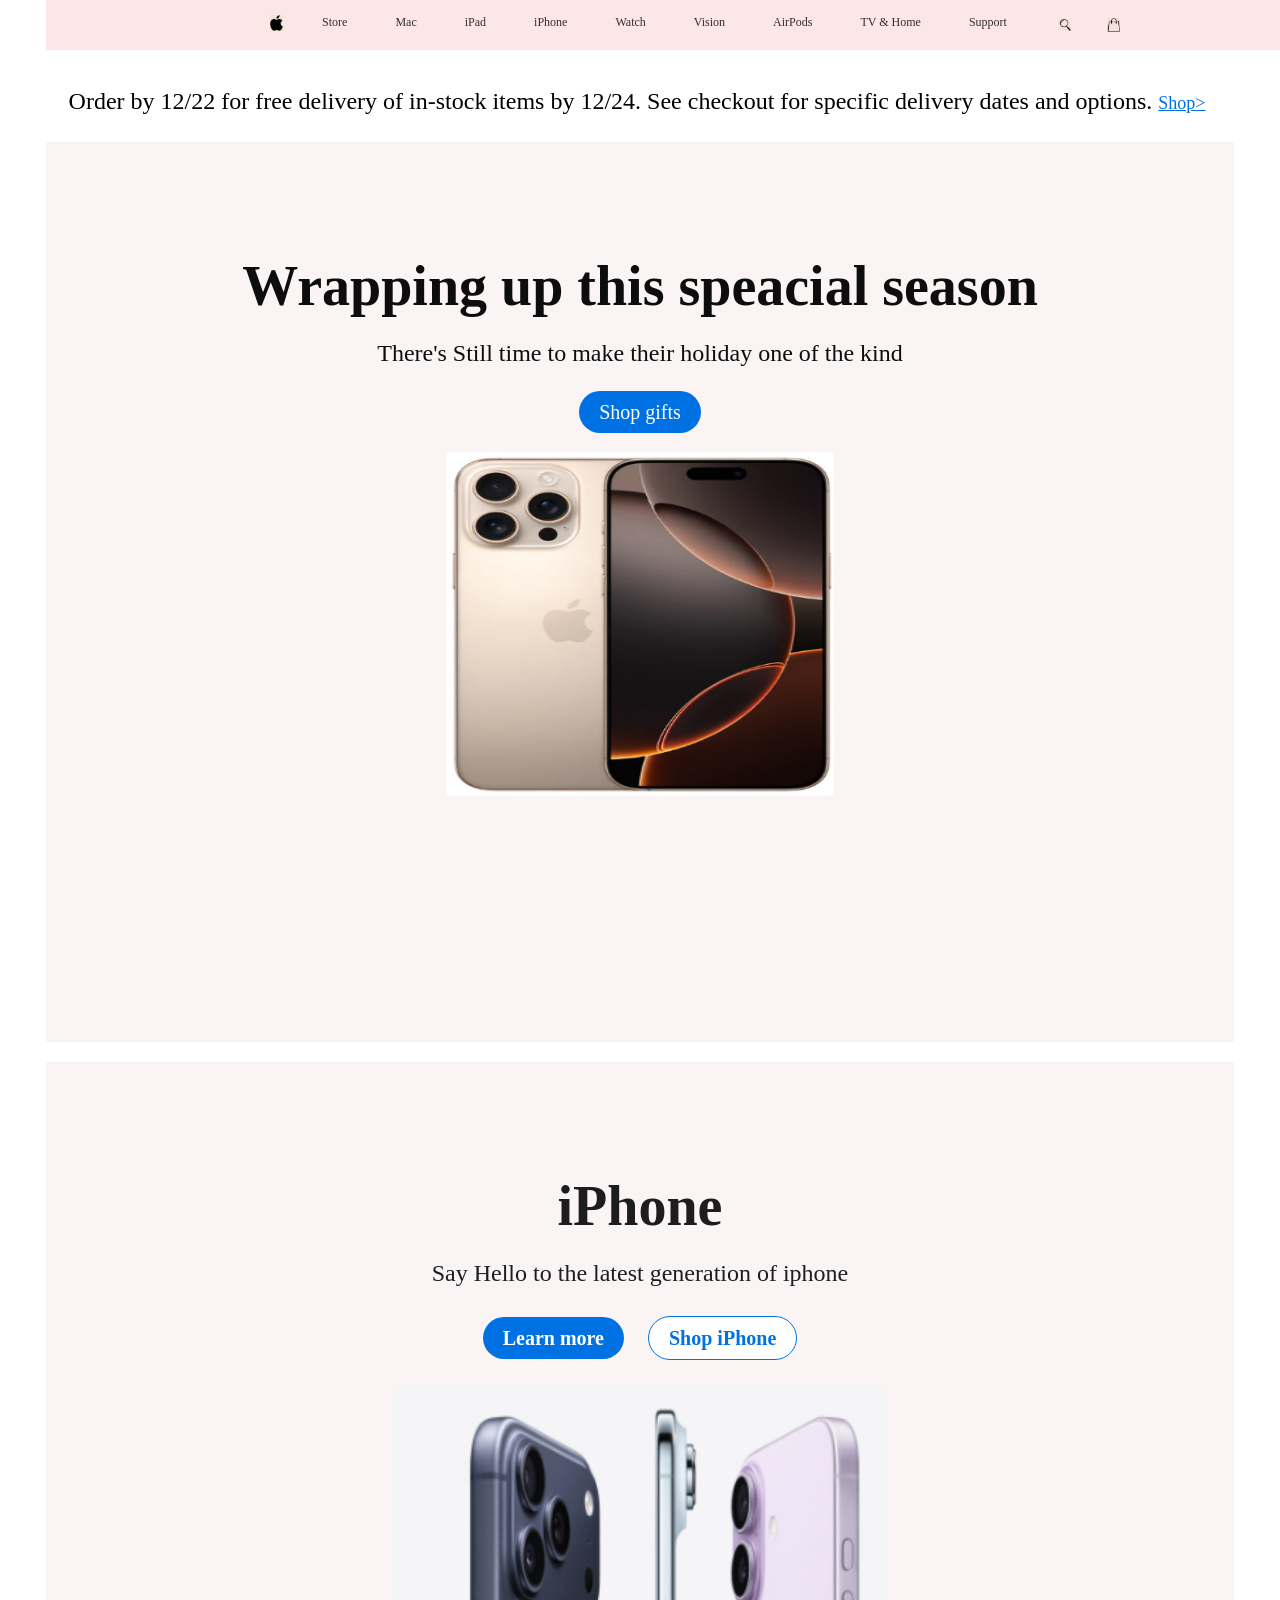
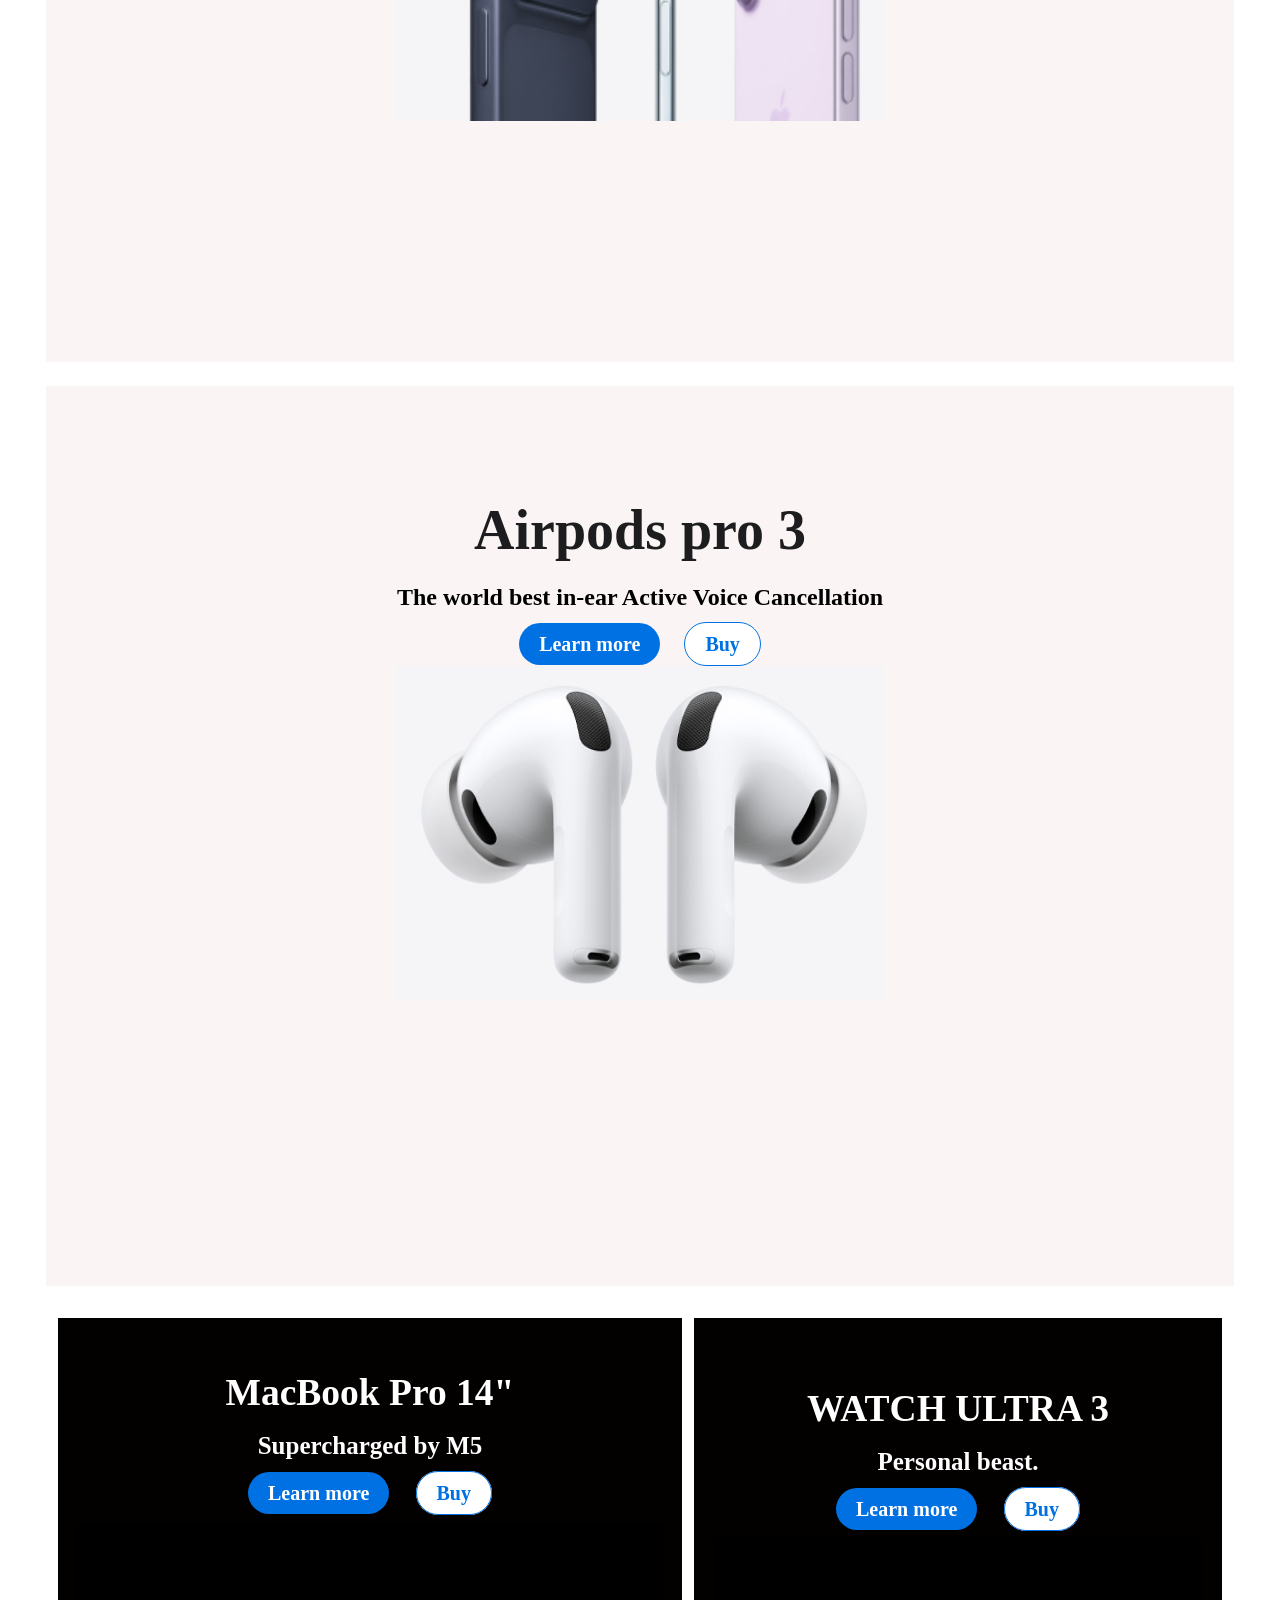
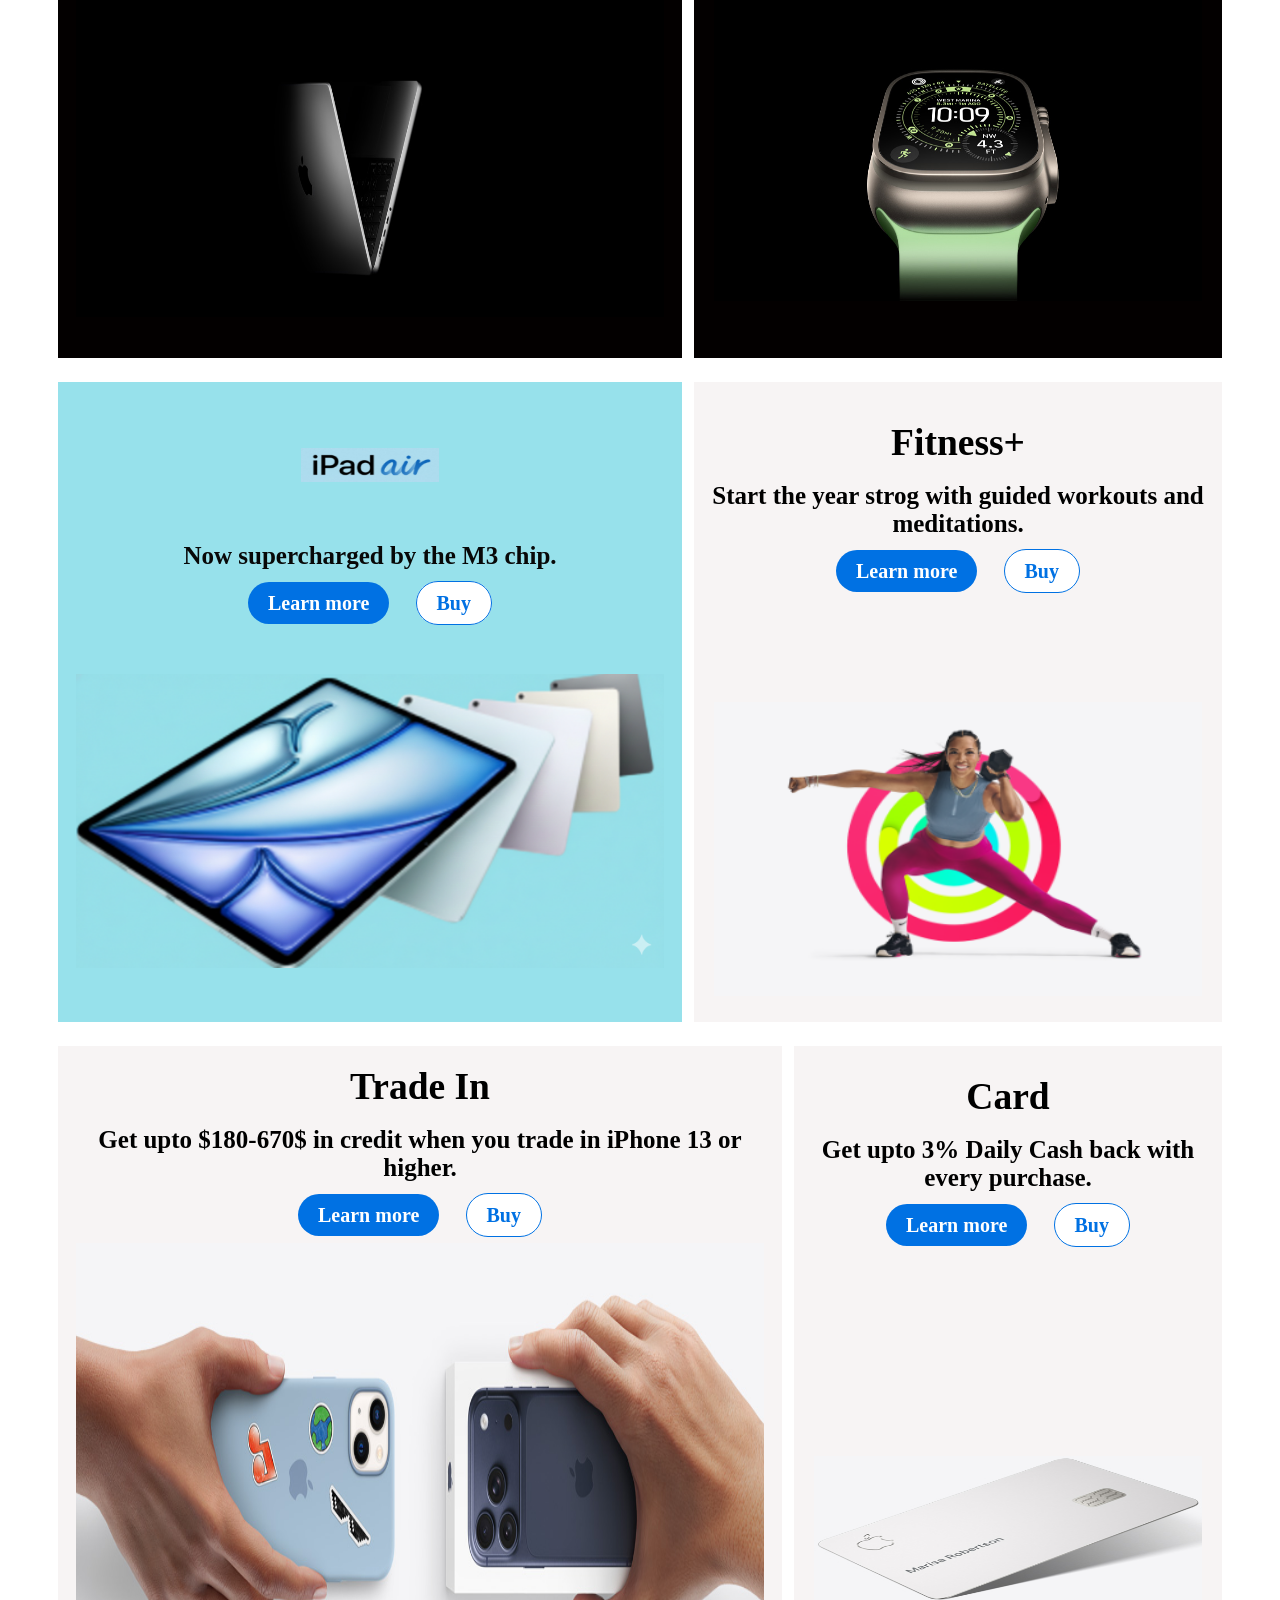
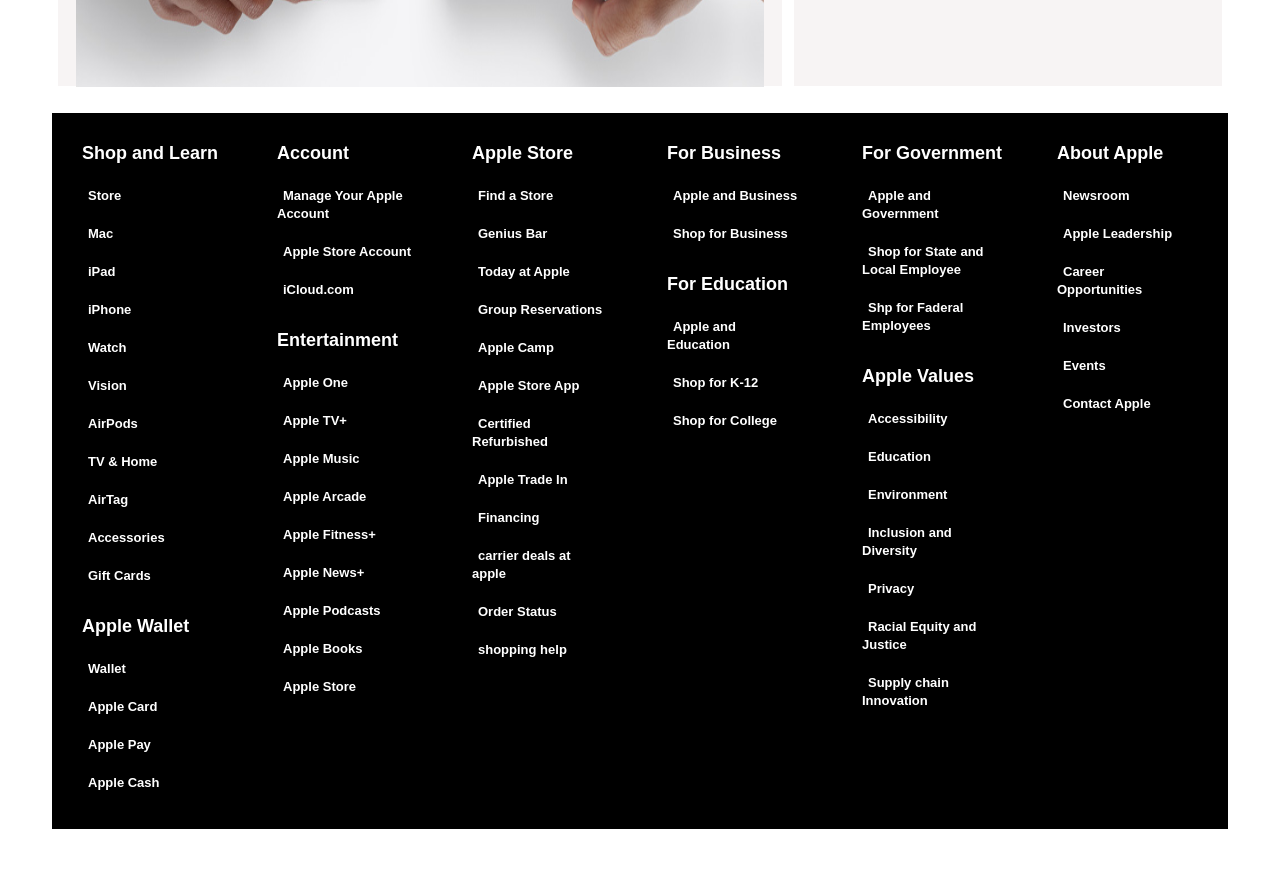
<file: index.html>
<!DOCTYPE html>
<html lang="en">
<head>
    <meta charset="UTF-8">
    <meta name="viewport" content="width=device-width, initial-scale=1.0">
    <title>Apple (Clone)</title>
    <link rel="stylesheet" href="style.css">
</head>
<body>

    <nav class="navbar">
        <ul>
                        <div class = "Apple-image">
               <a href="#" class="apple-logo"></a>
            <img src="./assets/apple logo 2.png " width="25px" >
        </div>
            <li><a href="#">Store</a></li>
            <li><a href="#">Mac</a></li>
            <li><a href="#">iPad</a></li>
            <li><a href="#">iPhone</a></li>
            <li><a href="#">Watch</a></li>
            <li><a href="#">Vision</a></li>
            <li><a href="#">AirPods</a></li>
            <li><a href="#">TV & Home</a></li>
            <li><a href="#">Support</a></li>
               <a href="#" class="search-icon"></a>
            <img src="./assets/search icon.png " width="25px" >

               <a href="#" class="icon"></a>
            <img src="./assets/bag.png" width="25px" >

        </ul>
    </nav>

        <section class="paragraph">
        <div class="content">
            <p class="subtitle">Order by 12/22 for free delivery of in-stock items by 12/24. See checkout for specific delivery dates and options.<a href="#" class="btn-b">Shop> </a></p>

            <!-- <div class="links">
                <a href="#" class="btn-blue">Shop> </a>
            </div> -->
        </div>
    </section>

    <section class="hero iphone-16-pro">
        <div class="content">
            <h1>Wrapping up this speacial season</h1>
            <p class="subtitle">There's Still time to make their holiday one of the kind</p>
            <!-- <img src="file:///C:/Users/LENOVO/Downloads/watch.jpg" alt="iPhone 15 Pro"> -->
        </div>
            <div class="links">
                <a href="#" class="btn-blue">Shop gifts</a>
            </div>
                    <div class = "iphone-16-pro-image">
            <img src="./assets/iphonebckground.png" width="100px" >
        </div>

        </div>
    </section>

    <section class="hero iphone-16">
        <div class="content">
            <h1 class="dark-text">iPhone</h1>
            <p class="subtitle dark-text">Say Hello to the latest generation of iphone </p>
                    </div><b>

            <div class="links">
                <a href="#" class="btn-blue">Learn more</a>
                <a href="#" class="btn-outline">Shop iPhone</a>
            </div>
                                <div class = "iphone-16-image">
            <img src="./assets/iphones.png" width="100px" >
        </div>

        </div>
    </section>

        <section class="hero iphone">
        <div class="content">
            <h1 class="dark-text">Airpods pro 3</h1>
            <p class="subtitle">The world best in-ear Active Voice Cancellation</p>
            <div class="links">

                <a href="#" class="btn-blue">Learn more</a>
                <a href="#" class="btn-outline">Buy</a>
            </div>
                                <div class = "airpods-image">
            <img src="./assets/airpod1.png" width="100px" >
        </div>

        </div>
    </section>


    <div class="grid-container">
        <div class="grid-item macbook">
            <h2>MacBook Pro 14"</h2>
            <p>Supercharged by M5</p>
            <div class="links">
                <a href="#" class="btn-blue">Learn more</a>
                <a href="#" class="btn-outline">Buy</a>
            </div>
                <div class = "MacBook-image">
            <img src="./assets/mac.jpg" width="100px" >
        </div>

        </div>

        <div class="grid-item Watch">
            <h2>WATCH ULTRA 3</h2>
            <p>Personal beast.</p>
            <div class="links">
                <a href="#" class="btn-blue">Learn more</a>
                <a href="#" class="btn-outline">Buy</a>
            </div>
                            <div class = "Watch-image">
            <img src="./assets/watch.jpg" width="100px" >
        </div>

        </div>
    </div>

    <div class="grid-container2">
        <div class="grid-item2 ipadAir">
            <div class = "iPad-logo-image">
            <img src="./assets/ipadAir.png" >
        </div>
            <p>Now supercharged by the M3 chip.</p>
            <div class="links">
                <a href="#" class="btn-blue">Learn more</a>
                <a href="#" class="btn-outline">Buy</a>
            </div>
            <div class = "iPadAir-image">
             <img src="./assets/iPad.png" width="100px" >
        </div>
        </div>


        <div class="grid-item3 fitness">
            <h2> Fitness+ </h2>
            <p>Start the year strog with guided workouts and meditations.</p>
            <div class="links">
                <a href="#" class="btn-blue">Learn more</a>
                <a href="#" class="btn-outline">Buy</a>
            </div>
                        <div class = "Fitness-image">
             <img src="./assets/fitness.png" width="100px" >
        </div>
        </div>
                </div>

    <div class="grid-container3">

        <div class="grid-item3 Trade in">
            <h2> Trade In </h2>
            <p>Get upto $180-670$ in credit when you trade in iPhone 13 or higher.</p>
            <div class="links">
                <a href="#" class="btn-blue">Learn more</a>
                <a href="#" class="btn-outline">Buy</a>
            </div>
             <div class = "Tradein-image">
             <img src="./assets/tradein.png" width="100px" >
        </div>

        </div>

        <div class="grid-item3 Card">
            <h2> Card </h2>
            <p>Get upto 3% Daily Cash back
             with every purchase.</p>
            <div class="links">
                <a href="#" class="btn-blue">Learn more</a>
                <a href="#" class="btn-outline">Buy</a>
            </div>
                <div class = "Card-image">
             <img src="./assets/card.png" width="100px" >
        </div>

        </div>
    </div>

</div>

<div class = footer>
<footer class="apple-footer">
  <div class="footer-container">
    
    <div class="footer-column">
      <h3>Shop and Learn</h3>
      <ul>
        <li><a href="#">Store</a></li>
        <li><a href="#">Mac</a></li>
        <li><a href="#">iPad</a></li>
        <li><a href="#">iPhone</a></li>
        <li><a href="#">Watch</a></li>
        <li><a href="#">Vision</a></li>
        <li><a href="#">AirPods</a></li>
        <li><a href="#">TV & Home </a></li>
        <li><a href="#">AirTag</a></li>
        <li><a href="#">Accessories</a></li>
        <li><a href="#">Gift Cards</a></li>
      </ul>
      <h3 class="extra-margin">Apple Wallet</h3>
      <ul>
        <li><a href="#">Wallet</a></li>
        <li><a href="#">Apple Card</a></li>
        <li><a href="#">Apple Pay</a></li>
        <li><a href="#">Apple Cash</a></li>
      </ul>
    </div>

    <div class="footer-column">
      <h3>Account</h3>
      <ul>
        <li><a href="#">Manage Your Apple Account</a></li>
        <li><a href="#">Apple Store Account</a></li>
        <li><a href="#">iCloud.com</a></li>
      </ul>
      <h3 class="extra-margin">Entertainment</h3>
      <ul>
        <li><a href="#">Apple One</a></li>
        <li><a href="#">Apple TV+</a></li>
        <li><a href="#">Apple Music</a></li>
        <li><a href="#">Apple Arcade</a></li>
        <li><a href="#">Apple Fitness+</a></li>
        <li><a href="#">Apple News+</a></li>
        <li><a href="#">Apple Podcasts</a></li>
        <li><a href="#">Apple Books</a></li>
        <li><a href="#">Apple Store</a></li>
      </ul>
    </div>

    <div class="footer-column">
      <h3>Apple Store</h3>
      <ul>
        <li><a href="#">Find a Store</a></li>
        <li><a href="#">Genius Bar</a></li>
        <li><a href="#">Today at Apple</a></li>
        <li><a href="#">Group Reservations</a></li>
        <li><a href="#">Apple Camp</a></li>
        <li><a href="#">Apple Store App</a></li>
        <li><a href="#">Certified Refurbished</a></li>
        <li><a href="#">Apple Trade In</a></li>
        <li><a href="#">Financing</a></li>
        <li><a href="#">carrier deals at apple</a></li>
        <li><a href="#">Order Status</a></li>
        <li><a href="#">shopping help</a></li>
      </ul>
    </div>

    <div class="footer-column">
      <h3>For Business</h3>
      <ul>
        <li><a href="#">Apple and Business</a></li>
        <li><a href="#">Shop for Business</a></li>
      </ul>
      <h3 class="extra-margin">For Education</h3>
      <ul>
        <li><a href="#">Apple and Education</a></li>
        <li><a href="#">Shop for K-12</a></li>
        <li><a href="#">Shop for College</a></li>

      </ul>
    </div>
    <div class="footer-column">
      <h3>For Government</h3>
      <ul>
        <li><a href="#">Apple and Government</a></li>
        <li><a href="#">Shop for State and Local Employee</a></li>
        <li><a href="#">Shp for Faderal Employees</a></li>
      </ul>
      <h3 class="extra-margin">Apple Values</h3>
      <ul>
        <li><a href="#">Accessibility</a></li>
        <li><a href="#">Education</a></li>
        <li><a href="#">Environment</a></li>
        <li><a href="#">Inclusion and Diversity</a></li>
        <li><a href="#">Privacy</a></li>
        <li><a href="#">Racial Equity and Justice</a></li>
        <li><a href="#">Supply chain Innovation</a></li>

      </ul>
    </div>

    <div class="footer-column">
      <h3>About Apple</h2>
      <ul>
        <li><a href="#">Newsroom</a></li>
        <li><a href="#">Apple Leadership</a></li>
        <li><a href="#">Career Opportunities</a></li>
        <li><a href="#">Investors</a></li>
        <li><a href="#">Events</a></li>
        <li><a href="#">Contact Apple</a></li>

      </ul>
    </div>

  </div>
</footer>
    </div>
    
</body>
</html>
</file>
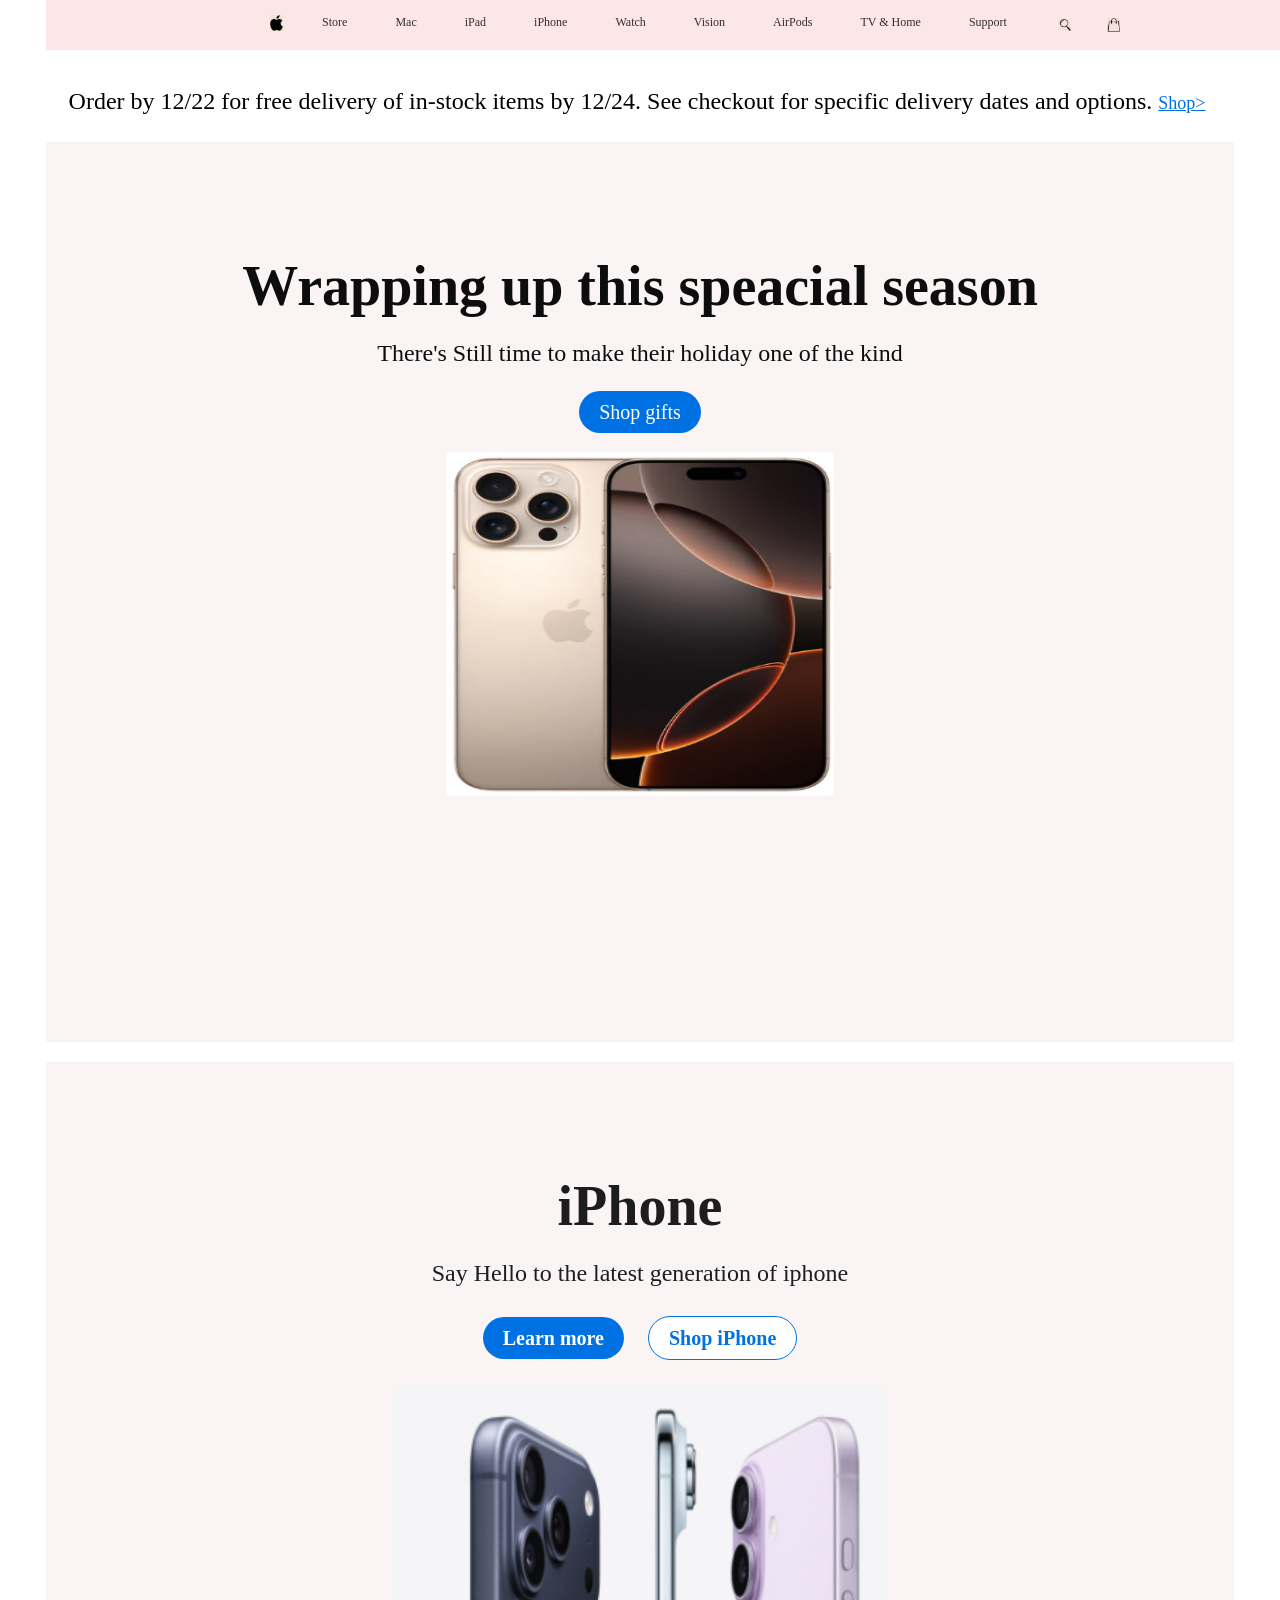
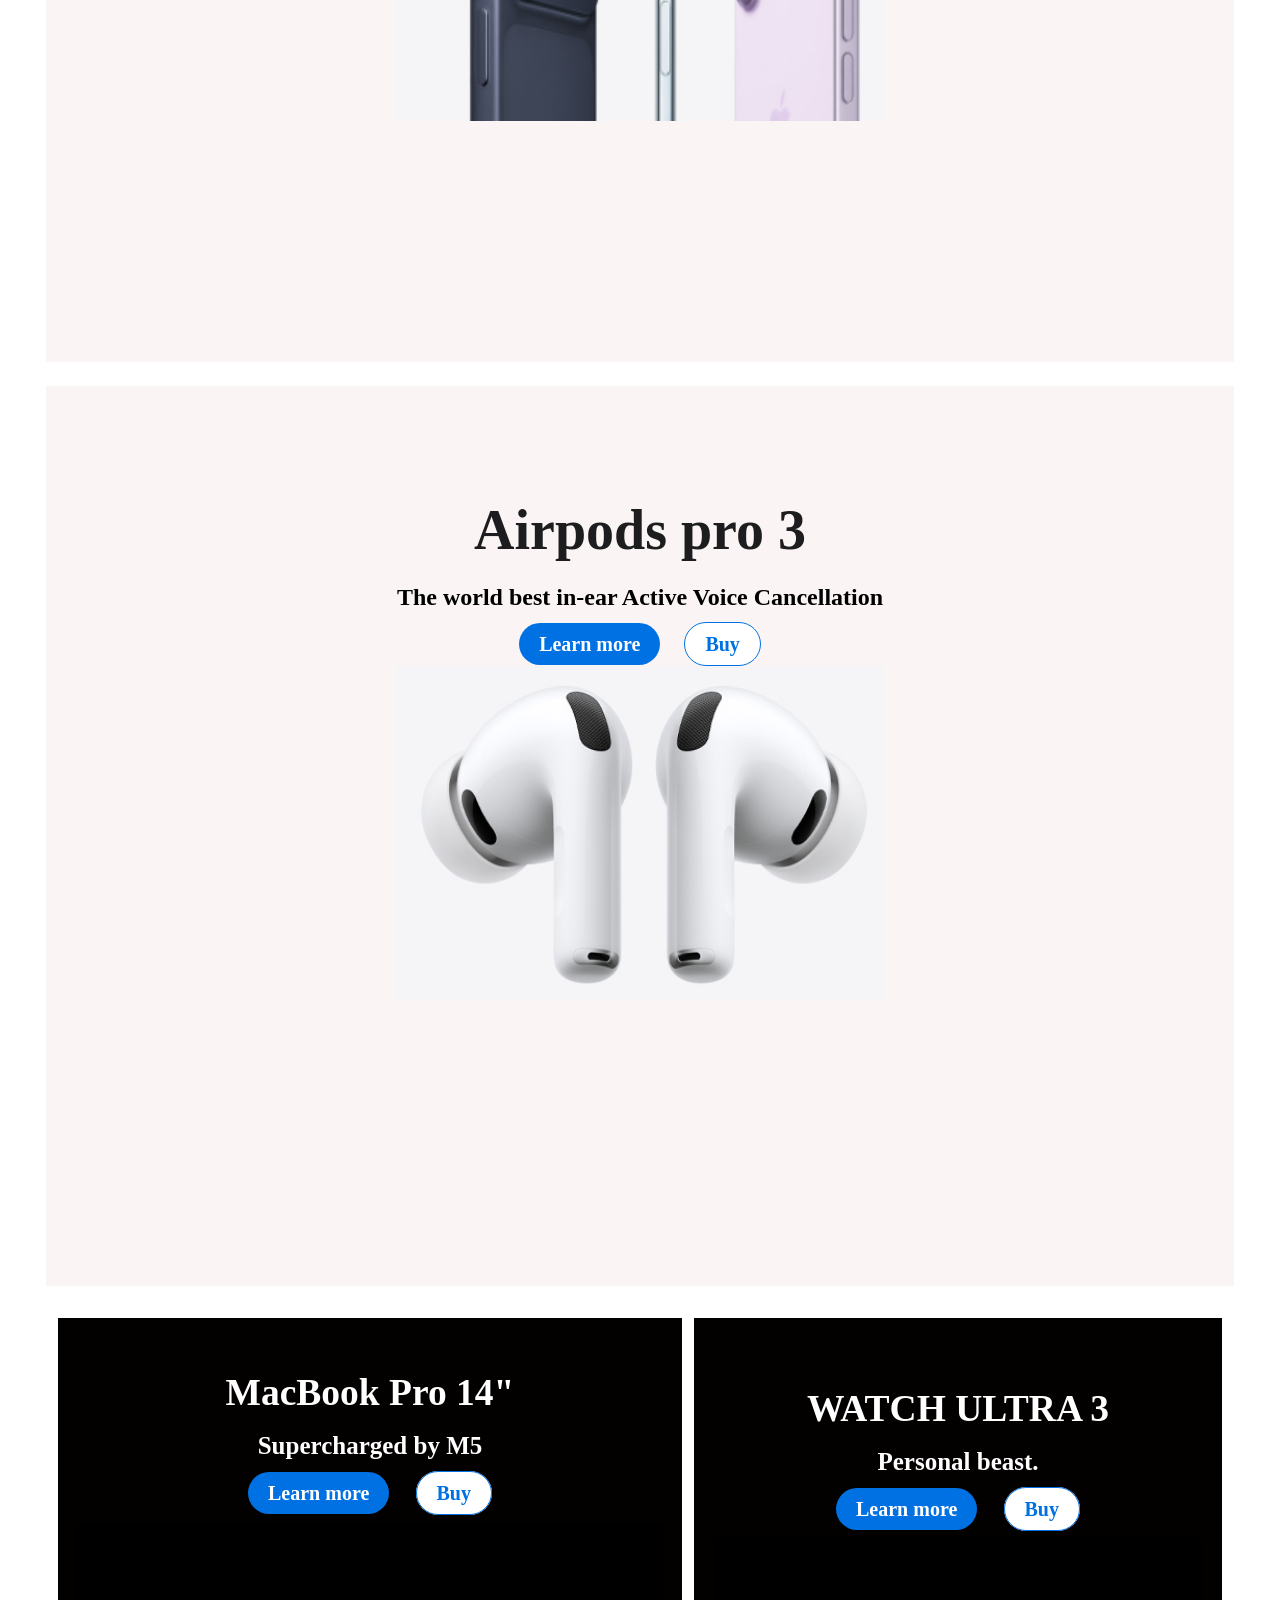
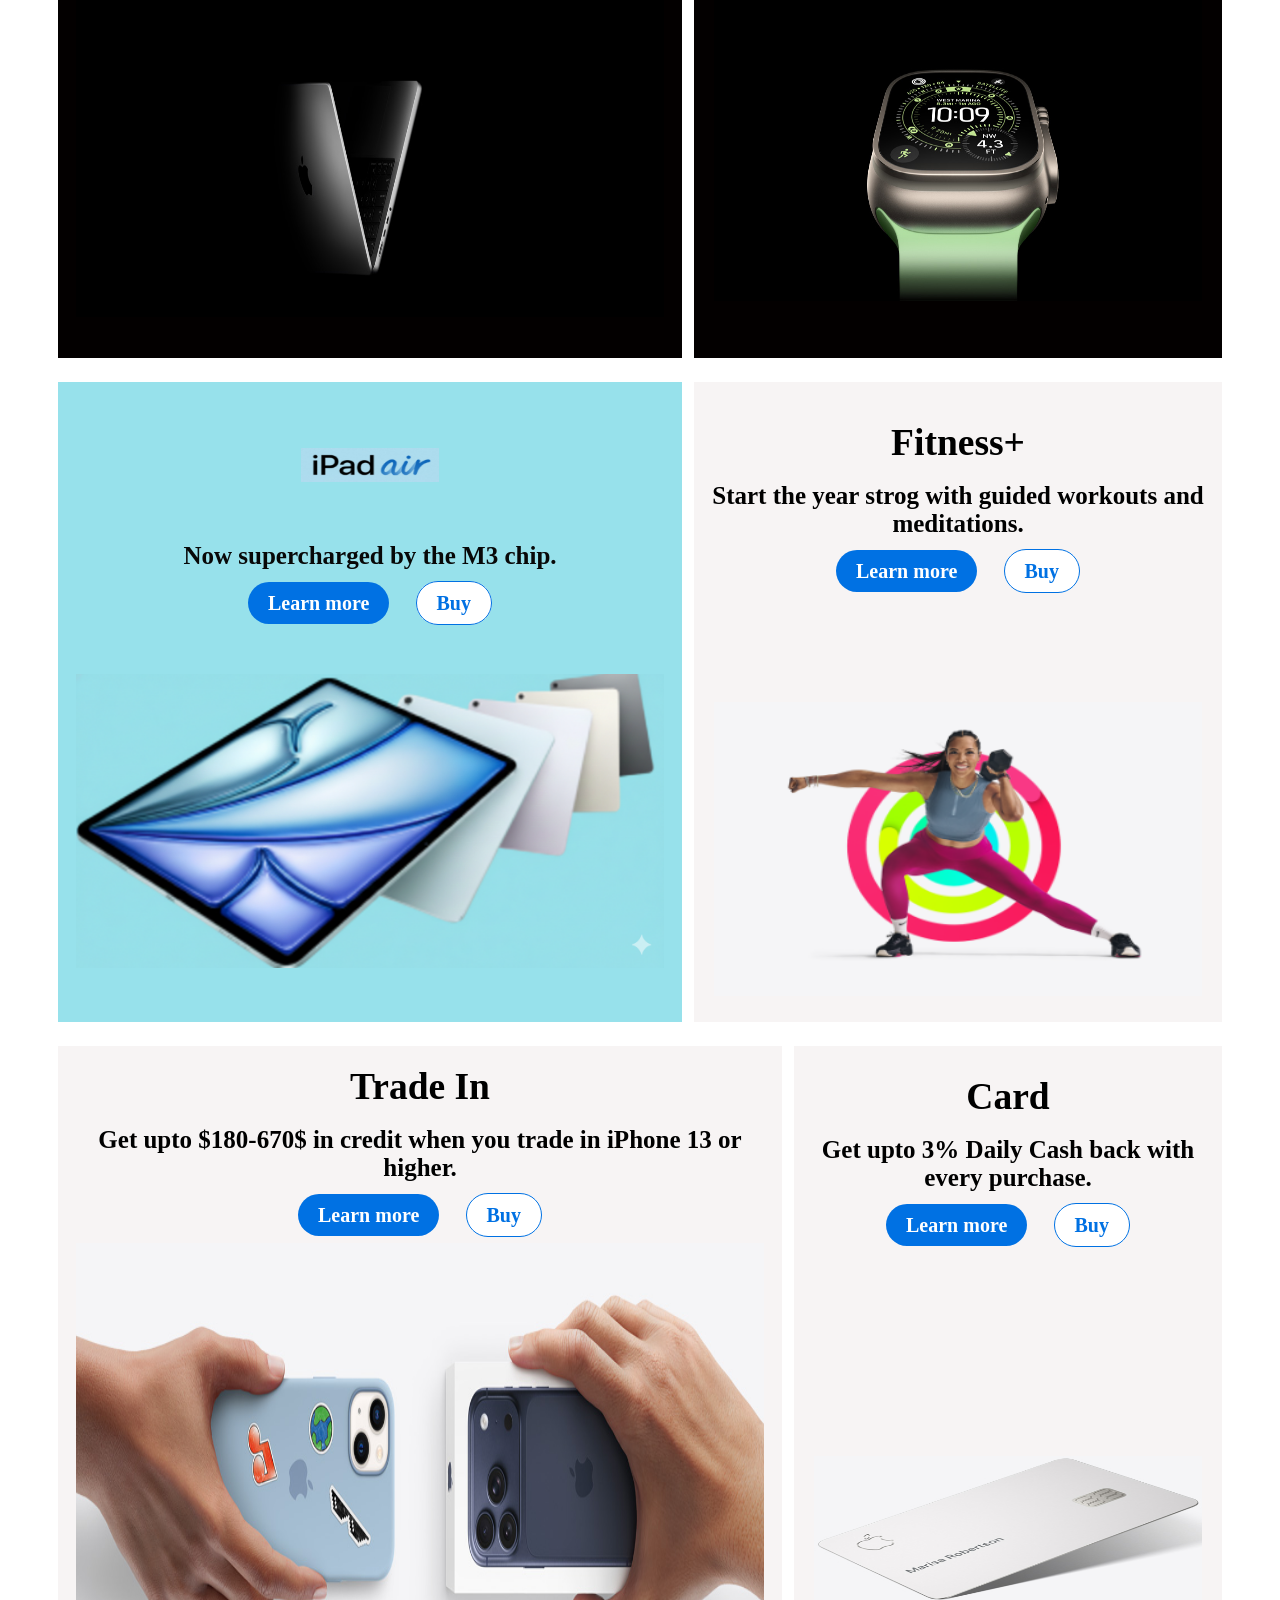
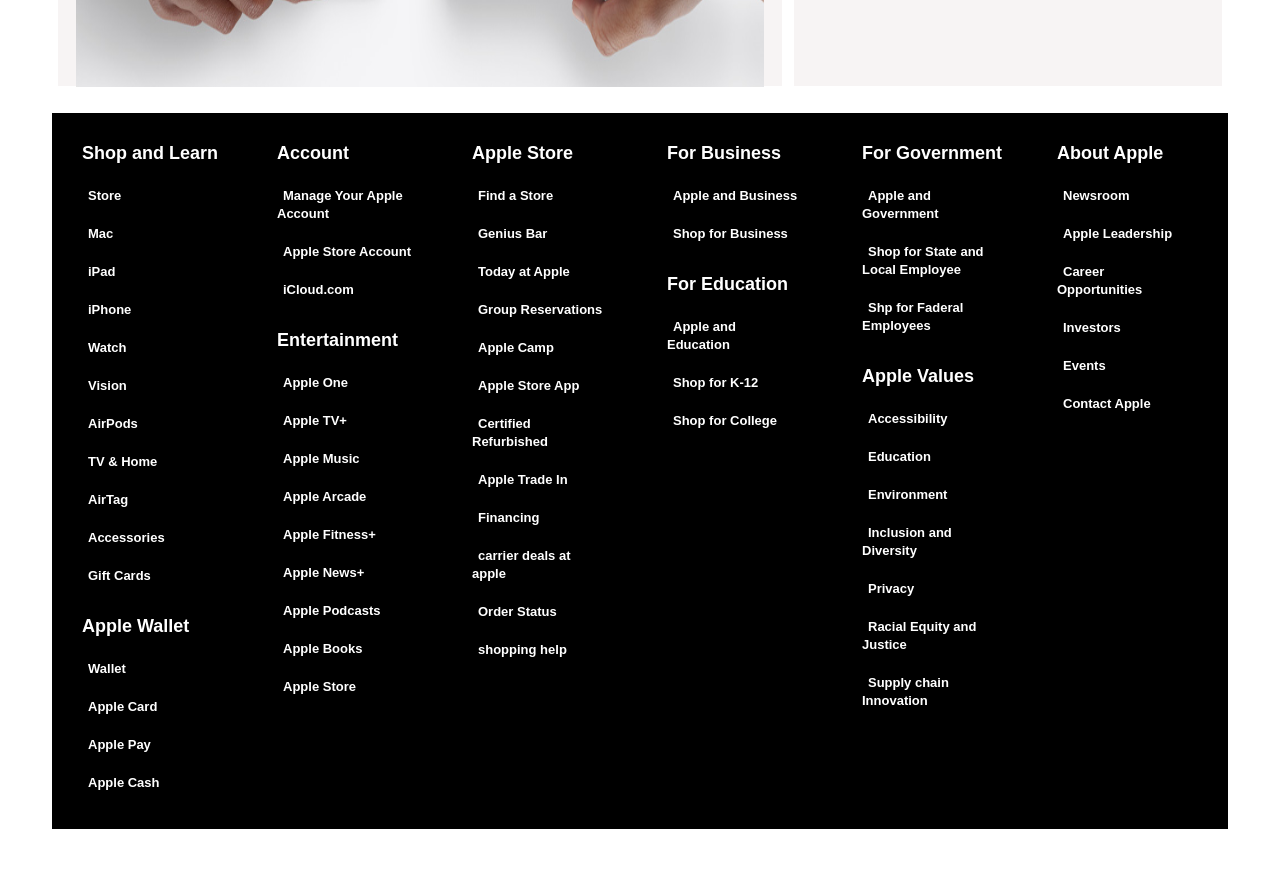
<file: index.htmlapple.html>
<!DOCTYPE html>
<html lang="en">
<head>
    <meta charset="UTF-8">
    <meta name="viewport" content="width=device-width, initial-scale=1.0">
    <title>Apple (Clone)</title>
    <link rel="stylesheet" href="style.css">
</head>
<body>

    <nav class="navbar">
        <ul>
                        <div class = "Apple-image">
               <a href="#" class="apple-logo"></a>
            <img src="./assets/apple logo 2.png " width="25px" >
        </div>
            <li><a href="#">Store</a></li>
            <li><a href="#">Mac</a></li>
            <li><a href="#">iPad</a></li>
            <li><a href="#">iPhone</a></li>
            <li><a href="#">Watch</a></li>
            <li><a href="#">Vision</a></li>
            <li><a href="#">AirPods</a></li>
            <li><a href="#">TV & Home</a></li>
            <li><a href="#">Support</a></li>
               <a href="#" class="search-icon"></a>
            <img src="./assets/search icon.png " width="25px" >

               <a href="#" class="icon"></a>
            <img src="./assets/bag.png" width="25px" >

        </ul>
    </nav>

        <section class="paragraph">
        <div class="content">
            <p class="subtitle">Order by 12/22 for free delivery of in-stock items by 12/24. See checkout for specific delivery dates and options.<a href="#" class="btn-b">Shop> </a></p>

            <!-- <div class="links">
                <a href="#" class="btn-blue">Shop> </a>
            </div> -->
        </div>
    </section>

    <section class="hero iphone-16-pro">
        <div class="content">
            <h1>Wrapping up this speacial season</h1>
            <p class="subtitle">There's Still time to make their holiday one of the kind</p>
            <!-- <img src="file:///C:/Users/LENOVO/Downloads/watch.jpg" alt="iPhone 15 Pro"> -->
        </div>
            <div class="links">
                <a href="#" class="btn-blue">Shop gifts</a>
            </div>
                    <div class = "iphone-16-pro-image">
            <img src="./assets/iphonebckground.png" width="100px" >
        </div>

        </div>
    </section>

    <section class="hero iphone-16">
        <div class="content">
            <h1 class="dark-text">iPhone</h1>
            <p class="subtitle dark-text">Say Hello to the latest generation of iphone </p>
                    </div><b>

            <div class="links">
                <a href="#" class="btn-blue">Learn more</a>
                <a href="#" class="btn-outline">Shop iPhone</a>
            </div>
                                <div class = "iphone-16-image">
            <img src="./assets/iphones.png" width="100px" >
        </div>

        </div>
    </section>

        <section class="hero iphone">
        <div class="content">
            <h1 class="dark-text">Airpods pro 3</h1>
            <p class="subtitle">The world best in-ear Active Voice Cancellation</p>
            <div class="links">

                <a href="#" class="btn-blue">Learn more</a>
                <a href="#" class="btn-outline">Buy</a>
            </div>
                                <div class = "airpods-image">
            <img src="./assets/airpod1.png" width="100px" >
        </div>

        </div>
    </section>


    <div class="grid-container">
        <div class="grid-item macbook">
            <h2>MacBook Pro 14"</h2>
            <p>Supercharged by M5</p>
            <div class="links">
                <a href="#" class="btn-blue">Learn more</a>
                <a href="#" class="btn-outline">Buy</a>
            </div>
                <div class = "MacBook-image">
            <img src="./assets/mac.jpg" width="100px" >
        </div>

        </div>

        <div class="grid-item Watch">
            <h2>WATCH ULTRA 3</h2>
            <p>Personal beast.</p>
            <div class="links">
                <a href="#" class="btn-blue">Learn more</a>
                <a href="#" class="btn-outline">Buy</a>
            </div>
                            <div class = "Watch-image">
            <img src="./assets/watch.jpg" width="100px" >
        </div>

        </div>
    </div>

    <div class="grid-container2">
        <div class="grid-item2 ipadAir">
            <div class = "iPad-logo-image">
            <img src="./assets/ipadAir.png" >
        </div>
            <p>Now supercharged by the M3 chip.</p>
            <div class="links">
                <a href="#" class="btn-blue">Learn more</a>
                <a href="#" class="btn-outline">Buy</a>
            </div>
            <div class = "iPadAir-image">
             <img src="./assets/iPad.png" width="100px" >
        </div>
        </div>


        <div class="grid-item3 fitness">
            <h2> Fitness+ </h2>
            <p>Start the year strog with guided workouts and meditations.</p>
            <div class="links">
                <a href="#" class="btn-blue">Learn more</a>
                <a href="#" class="btn-outline">Buy</a>
            </div>
                        <div class = "Fitness-image">
             <img src="./assets/fitness.png" width="100px" >
        </div>
        </div>
                </div>

    <div class="grid-container3">

        <div class="grid-item3 Trade in">
            <h2> Trade In </h2>
            <p>Get upto $180-670$ in credit when you trade in iPhone 13 or higher.</p>
            <div class="links">
                <a href="#" class="btn-blue">Learn more</a>
                <a href="#" class="btn-outline">Buy</a>
            </div>
             <div class = "Tradein-image">
             <img src="./assets/tradein.png" width="100px" >
        </div>

        </div>

        <div class="grid-item3 Card">
            <h2> Card </h2>
            <p>Get upto 3% Daily Cash back
             with every purchase.</p>
            <div class="links">
                <a href="#" class="btn-blue">Learn more</a>
                <a href="#" class="btn-outline">Buy</a>
            </div>
                <div class = "Card-image">
             <img src="./assets/card.png" width="100px" >
        </div>

        </div>
    </div>

</div>

<div class = footer>
<footer class="apple-footer">
  <div class="footer-container">
    
    <div class="footer-column">
      <h3>Shop and Learn</h3>
      <ul>
        <li><a href="#">Store</a></li>
        <li><a href="#">Mac</a></li>
        <li><a href="#">iPad</a></li>
        <li><a href="#">iPhone</a></li>
        <li><a href="#">Watch</a></li>
        <li><a href="#">Vision</a></li>
        <li><a href="#">AirPods</a></li>
        <li><a href="#">TV & Home </a></li>
        <li><a href="#">AirTag</a></li>
        <li><a href="#">Accessories</a></li>
        <li><a href="#">Gift Cards</a></li>
      </ul>
      <h3 class="extra-margin">Apple Wallet</h3>
      <ul>
        <li><a href="#">Wallet</a></li>
        <li><a href="#">Apple Card</a></li>
        <li><a href="#">Apple Pay</a></li>
        <li><a href="#">Apple Cash</a></li>
      </ul>
    </div>

    <div class="footer-column">
      <h3>Account</h3>
      <ul>
        <li><a href="#">Manage Your Apple Account</a></li>
        <li><a href="#">Apple Store Account</a></li>
        <li><a href="#">iCloud.com</a></li>
      </ul>
      <h3 class="extra-margin">Entertainment</h3>
      <ul>
        <li><a href="#">Apple One</a></li>
        <li><a href="#">Apple TV+</a></li>
        <li><a href="#">Apple Music</a></li>
        <li><a href="#">Apple Arcade</a></li>
        <li><a href="#">Apple Fitness+</a></li>
        <li><a href="#">Apple News+</a></li>
        <li><a href="#">Apple Podcasts</a></li>
        <li><a href="#">Apple Books</a></li>
        <li><a href="#">Apple Store</a></li>
      </ul>
    </div>

    <div class="footer-column">
      <h3>Apple Store</h3>
      <ul>
        <li><a href="#">Find a Store</a></li>
        <li><a href="#">Genius Bar</a></li>
        <li><a href="#">Today at Apple</a></li>
        <li><a href="#">Group Reservations</a></li>
        <li><a href="#">Apple Camp</a></li>
        <li><a href="#">Apple Store App</a></li>
        <li><a href="#">Certified Refurbished</a></li>
        <li><a href="#">Apple Trade In</a></li>
        <li><a href="#">Financing</a></li>
        <li><a href="#">carrier deals at apple</a></li>
        <li><a href="#">Order Status</a></li>
        <li><a href="#">shopping help</a></li>
      </ul>
    </div>

    <div class="footer-column">
      <h3>For Business</h3>
      <ul>
        <li><a href="#">Apple and Business</a></li>
        <li><a href="#">Shop for Business</a></li>
      </ul>
      <h3 class="extra-margin">For Education</h3>
      <ul>
        <li><a href="#">Apple and Education</a></li>
        <li><a href="#">Shop for K-12</a></li>
        <li><a href="#">Shop for College</a></li>

      </ul>
    </div>
    <div class="footer-column">
      <h3>For Government</h3>
      <ul>
        <li><a href="#">Apple and Government</a></li>
        <li><a href="#">Shop for State and Local Employee</a></li>
        <li><a href="#">Shp for Faderal Employees</a></li>
      </ul>
      <h3 class="extra-margin">Apple Values</h3>
      <ul>
        <li><a href="#">Accessibility</a></li>
        <li><a href="#">Education</a></li>
        <li><a href="#">Environment</a></li>
        <li><a href="#">Inclusion and Diversity</a></li>
        <li><a href="#">Privacy</a></li>
        <li><a href="#">Racial Equity and Justice</a></li>
        <li><a href="#">Supply chain Innovation</a></li>

      </ul>
    </div>

    <div class="footer-column">
      <h3>About Apple</h2>
      <ul>
        <li><a href="#">Newsroom</a></li>
        <li><a href="#">Apple Leadership</a></li>
        <li><a href="#">Career Opportunities</a></li>
        <li><a href="#">Investors</a></li>
        <li><a href="#">Events</a></li>
        <li><a href="#">Contact Apple</a></li>

      </ul>
    </div>

  </div>
</footer>
    </div>
    
</body>
</html>
</file>
<file: style.css>
* {
    margin: 0;
    padding-top: 6px;
    box-sizing: border-box;
    gap: 6px;
    padding: 6px;

}

body {
    background-color: #fff;
}

/* Navbar */
.navbar {
    background-color: #fde6e6; 
    backdrop-filter: blur(20px);
    height: 50px;
    width: 100%;
    position: fixed;
    top: 0;
    z-index: 1000;
    padding-bottom: 6px;

}

.navbar ul {
    display: flex;
    justify-content: center;
    list-style: none;
    align-items: center;
    height: 100%;
}

.navbar ul li a {
    text-decoration: none;
    color: #000;
    font-size: 12px;
    padding: 0 15px;
    opacity: 0.8;

}

/* Hero Sections */
.hero {
    height: 100vh;
    background-size: cover;
    background-position: center;
    display: flex;
    flex-direction: column;
    align-items: center;
    text-align: center;
    padding-top: 100px;
    margin-top: 6px;

}

.iphone-16-pro {
    text-align: top;
    background-color: #faf4f4;
    color: #0e0d0d;
    margin-bottom: 20px;
    /* Aap yahan Apple ki images ka URL dal sakte hain */
    /* background-image: url("file:///C:/Users/LENOVO/Downloads/iphones.jpg"); */
}
.iphone-16-pro-image img {
    margin-top: 10px;
    width: 400px;
    height: 350px;
    padding-top: 0px;
}

.iphone-16 {
    background-color: #faf4f4;
}
.iphone-16-image img {
    margin-top: 25px;
    width: 500px;
    height: 340px;
    padding-top: 0px;
}

.iphone {
    background-color: #faf4f4;
    margin-bottom: 20px;
}
.airpods-image img {
    margin-top: -2px;
    width: 500px;
    height: 340px;
    padding-top: 0px;
}

.paragraph {
    height: 10vh;
    background-size: cover;
    background-position: center;
    display: flex;
    flex-direction: column;
    align-items: center;
    text-align: center;
    padding-top: 20px;
    font-size: 1px;
    gap:10px ;

}

.paragraph {
    background-color: white;
}

.hero h1 {
    font-size: 56px;
    font-weight: 600;

}

.subtitle {
    font-size: 24px;
    margin: 10px 0;
}

.dark-text {
    color: #1d1d1f;
}

/* Buttons */
.links a {
    text-decoration: none;
    margin: 0 10px;
    font-size: 20px;
    padding: 10px 20px;
    border-radius: 30px;
}

.btn-blue {
    background-color: #0071e3;
    color: white;
}
.btn-b {
    background-color: white;
    color: #0071e3;
    font-size: 18px;
}


.btn-outline {
    border: 1px solid #0071e3;
    color: #0071e3;
    background-color: white;
}

/* Grid Layout */
.grid-container {
    display: grid;
    grid-template-columns: 1fr 1fr;
    gap: 12px;
    padding: 12px;
    font-weight: 70px;
}

.grid-item {
    height: 640px;
    background-color: #030000;
    color: white;
    display: flex;
    flex-direction: column;
    align-items: center;
    justify-content: center;
    text-align: center;
    font-size: 25px;
    padding-top: 30px;
}
.MacBook-image img {
    margin-top: -1px;
    width: 600px;
    height: 400px;
    padding-top: 0px;
}
.Watch-image img {
    margin-top: -3px;
    width: 500px;
    height: 370px;
    padding-top: 0px;
}


.grid-container2 {
    display: grid;
    grid-template-columns: 1fr 1fr;
    gap: 12px;
    padding: 12px;
    font-weight: 70px;
}

.grid-item2 {
    height: 640px;
    background-color: #97e1eb;
    color: rgb(8, 8, 8);
    display: flex;
    flex-direction: column;
    align-items: center;
    justify-content: center;
    text-align: center;
    font-size: 25px;
    padding-top: 30px;
}
.iPad-logo-image img {
    margin-bottom: 30px;
    width: 150px;
    height: 40px;
    padding-top: 0px;
}
.iPadAir-image img {
    margin-top: 40px;
    width: 600px;
    height: 300px;
    padding-top: 0px;
}
.Fitness-image img {
    margin-top: 100px;
    width: 500px;
    height: 300px;
    padding-top: 0px;
}

.grid-container3 {
    display: grid;
    grid-template-columns: 1fr 1fr;
    gap: 12px;
    padding: 12px;
    font-weight: 70px;
}

.grid-item3 {
    height: 640px;
    background-color: #f7f4f4;
    color: black;
    display: flex;
    flex-direction: column;
    align-items: center;
    justify-content: center;
    text-align: center;
    font-size: 25px;
    padding-top: 30px;
}
.Card-image img {
    margin-top: 200px;
    width: 400px;
    height: 150px;
    padding-top: 0px;
    margin-bottom: 70px;
}
.Tradein-image img {
    margin-top: -3px;
    width: 700px;
    height: 450px;
    padding-top: 0px;
        margin-bottom: -7px;

}
.footer{
    background-color: black;
    margin-top: 15px;
    margin-left: 6px;
    margin-right: 6px;
}
body {
  margin: 0;
  padding: 40px;
}

.apple-footer {
  font-family: "SF Pro Text", Helvetica, Arial, sans-serif;
  color: white;
  display: flex;
  justify-content: center;
}

.footer-container {
  display: flex; /* Headings ko horizontally align karta hai */
  flex-direction: row;
  gap: 30px; /* Columns ke beech ki space */
  max-width: 1700px;
  width: 100%;
}

.footer-column {
  flex: 1; /* Saare columns barabar space lete hain */
}

h3 {
  font-size: 18px;
  font-weight: 600;
  margin-bottom: 10px;
  color: white;
}

.extra-margin {
  margin-top: 20px; /* Do sections ke beech ki space */
}

ul {
  list-style: none;
  padding: 0;
  margin: 0;
}

ul li {
  margin-bottom: 8px;
}

ul li a {
  color:white; 
  text-decoration: none;
  font-size: 13px;
}

ul li a:hover {
  text-decoration: underline;
  color: white;
}
</file>
